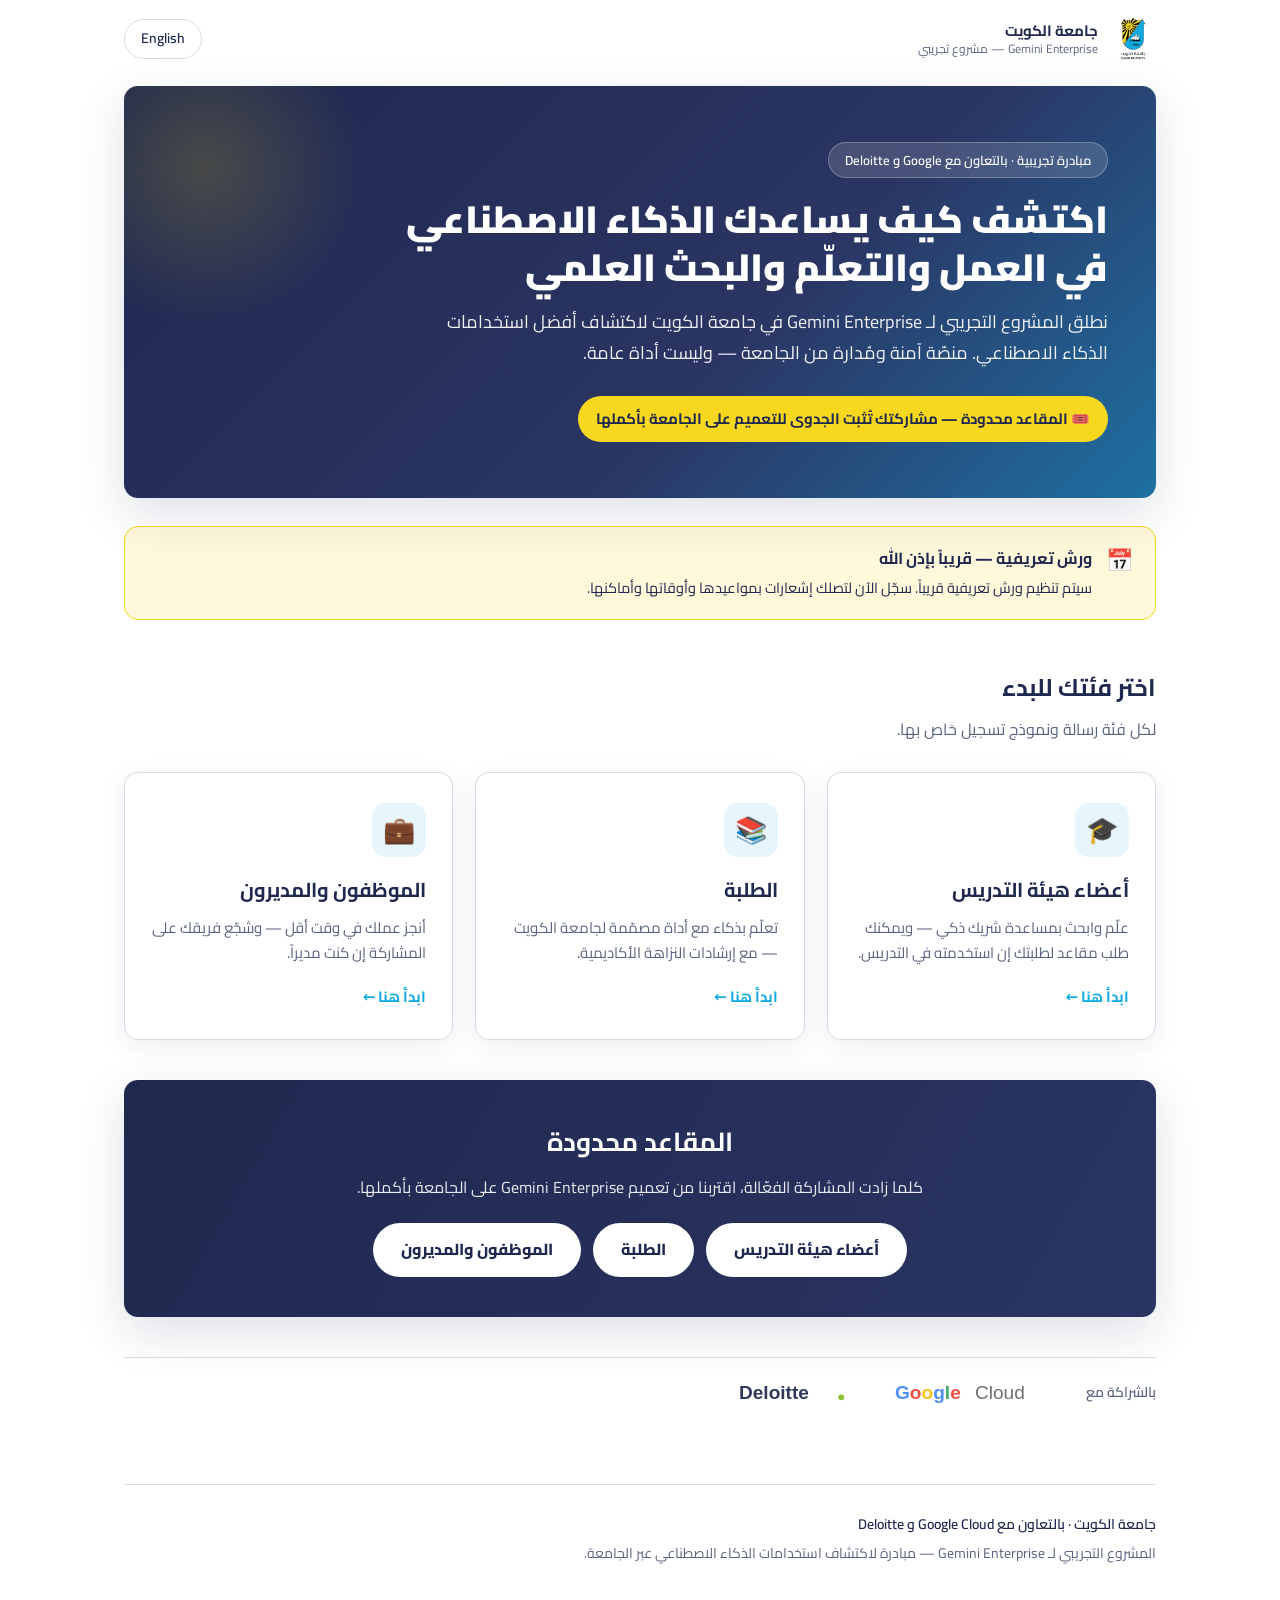
<file: index.html>
<!DOCTYPE html>
<html lang="ar" dir="rtl">
  <head>
    <meta charset="utf-8" />
    <meta name="viewport" content="width=device-width, initial-scale=1" />
    <title>المشروع التجريبي لـ Gemini Enterprise — جامعة الكويت</title>
    <meta
      name="description"
      content="انضم إلى المشروع التجريبي لـ Gemini Enterprise في جامعة الكويت. اكتشف كيف يساعدك الذكاء الاصطناعي في العمل والتعلّم والبحث العلمي. المقاعد محدودة."
    />
    <link rel="icon" href="assets/ku-logo.png" />
    <link rel="stylesheet" href="assets/style.css" />
    <script src="assets/forms.js" defer></script>
  </head>
  <body>
    <div class="wrap">
      <div class="topbar">
        <div class="brand">
          <img src="assets/ku-logo.png" alt="شعار جامعة الكويت" />
          <div class="brand-text">
            جامعة الكويت
            <small>Gemini Enterprise — مشروع تجريبي</small>
          </div>
        </div>
        <a class="lang-toggle" href="en/index.html">English</a>
      </div>

      <section class="hero">
        <span class="pill">مبادرة تجريبية · بالتعاون مع Google و Deloitte</span>
        <h1>اكتشف كيف يساعدك الذكاء الاصطناعي في العمل والتعلّم والبحث العلمي</h1>
        <p>
          نطلق المشروع التجريبي لـ Gemini Enterprise في جامعة الكويت لاكتشاف أفضل
          استخدامات الذكاء الاصطناعي. منصّة آمنة ومُدارة من الجامعة — وليست أداة
          عامة.
        </p>
        <div class="seats">🎟️ المقاعد محدودة — مشاركتك تُثبت الجدوى للتعميم على الجامعة بأكملها</div>
      </section>

      <div class="workshop-note">
        <div class="wn-icon">📅</div>
        <div>
          <h4>ورش تعريفية — قريباً بإذن الله</h4>
          <p>سيتم تنظيم ورش تعريفية قريباً. سجّل الآن لتصلك إشعارات بمواعيدها وأوقاتها وأماكنها.</p>
        </div>
      </div>

      <h2 class="section-title">اختر فئتك للبدء</h2>
      <p class="section-sub">لكل فئة رسالة ونموذج تسجيل خاص بها.</p>

      <div class="cards">
        <a class="card" href="faculty.html">
          <div class="icon">🎓</div>
          <h3>أعضاء هيئة التدريس</h3>
          <p>علّم وابحث بمساعدة شريك ذكي — ويمكنك طلب مقاعد لطلبتك إن استخدمته في التدريس.</p>
          <span class="go">ابدأ هنا ←</span>
        </a>
        <a class="card" href="students.html">
          <div class="icon">📚</div>
          <h3>الطلبة</h3>
          <p>تعلّم بذكاء مع أداة مصمّمة لجامعة الكويت — مع إرشادات النزاهة الأكاديمية.</p>
          <span class="go">ابدأ هنا ←</span>
        </a>
        <a class="card" href="employees.html">
          <div class="icon">💼</div>
          <h3>الموظفون والمديرون</h3>
          <p>أنجز عملك في وقت أقل — وشجّع فريقك على المشاركة إن كنت مديراً.</p>
          <span class="go">ابدأ هنا ←</span>
        </a>
      </div>

      <div class="cta-band">
        <h2>المقاعد محدودة</h2>
        <p>كلما زادت المشاركة الفعّالة، اقتربنا من تعميم Gemini Enterprise على الجامعة بأكملها.</p>
        <div class="cta-links">
          <a class="btn secondary" href="faculty.html">أعضاء هيئة التدريس</a>
          <a class="btn secondary" href="students.html">الطلبة</a>
          <a class="btn secondary" href="employees.html">الموظفون والمديرون</a>
        </div>
      </div>

      <footer>
        <div class="partners">جامعة الكويت · بالتعاون مع Google Cloud و Deloitte</div>
        المشروع التجريبي لـ Gemini Enterprise — مبادرة لاكتشاف استخدامات الذكاء الاصطناعي عبر الجامعة.
      </footer>
    </div>
  </body>
</html>
</file>
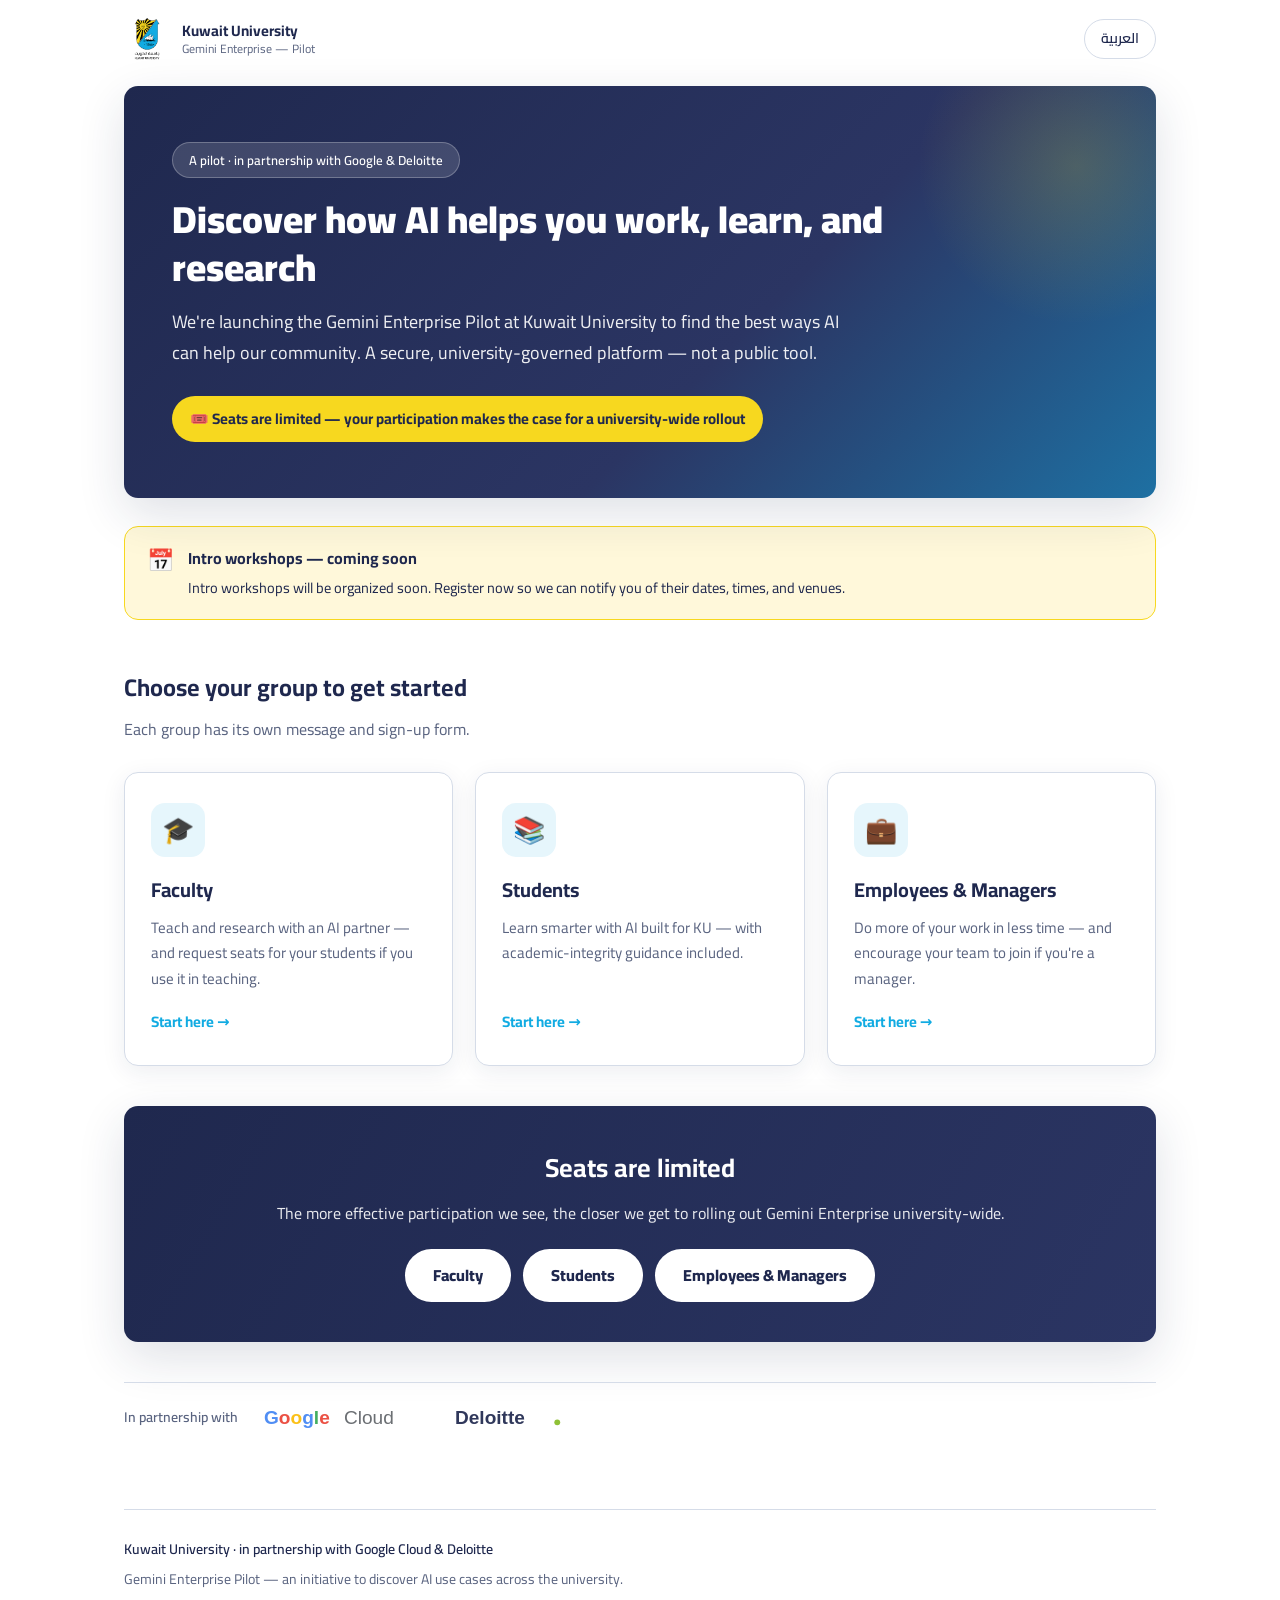
<file: en/index.html>
<!DOCTYPE html>
<html lang="en" dir="ltr">
  <head>
    <meta charset="utf-8" />
    <meta name="viewport" content="width=device-width, initial-scale=1" />
    <title>Gemini Enterprise Pilot — Kuwait University</title>
    <meta
      name="description"
      content="Join the Gemini Enterprise Pilot at Kuwait University. Discover how AI helps you work, learn, and research. Seats are limited."
    />
    <link rel="icon" href="../assets/ku-logo.png" />
    <link rel="stylesheet" href="../assets/style.css" />
    <script src="../assets/forms.js" defer></script>
  </head>
  <body>
    <div class="wrap">
      <div class="topbar">
        <div class="brand">
          <img src="../assets/ku-logo.png" alt="Kuwait University logo" />
          <div class="brand-text">
            Kuwait University
            <small>Gemini Enterprise — Pilot</small>
          </div>
        </div>
        <a class="lang-toggle" href="../index.html">العربية</a>
      </div>

      <section class="hero">
        <span class="pill">A pilot · in partnership with Google &amp; Deloitte</span>
        <h1>Discover how AI helps you work, learn, and research</h1>
        <p>
          We're launching the Gemini Enterprise Pilot at Kuwait University to find
          the best ways AI can help our community. A secure, university-governed
          platform — not a public tool.
        </p>
        <div class="seats">🎟️ Seats are limited — your participation makes the case for a university-wide rollout</div>
      </section>

      <div class="workshop-note">
        <div class="wn-icon">📅</div>
        <div>
          <h4>Intro workshops — coming soon</h4>
          <p>Intro workshops will be organized soon. Register now so we can notify you of their dates, times, and venues.</p>
        </div>
      </div>

      <h2 class="section-title">Choose your group to get started</h2>
      <p class="section-sub">Each group has its own message and sign-up form.</p>

      <div class="cards">
        <a class="card" href="faculty.html">
          <div class="icon">🎓</div>
          <h3>Faculty</h3>
          <p>Teach and research with an AI partner — and request seats for your students if you use it in teaching.</p>
          <span class="go">Start here →</span>
        </a>
        <a class="card" href="students.html">
          <div class="icon">📚</div>
          <h3>Students</h3>
          <p>Learn smarter with AI built for KU — with academic-integrity guidance included.</p>
          <span class="go">Start here →</span>
        </a>
        <a class="card" href="employees.html">
          <div class="icon">💼</div>
          <h3>Employees &amp; Managers</h3>
          <p>Do more of your work in less time — and encourage your team to join if you're a manager.</p>
          <span class="go">Start here →</span>
        </a>
      </div>

      <div class="cta-band">
        <h2>Seats are limited</h2>
        <p>The more effective participation we see, the closer we get to rolling out Gemini Enterprise university-wide.</p>
        <div class="cta-links">
          <a class="btn secondary" href="faculty.html">Faculty</a>
          <a class="btn secondary" href="students.html">Students</a>
          <a class="btn secondary" href="employees.html">Employees &amp; Managers</a>
        </div>
      </div>

      <footer>
        <div class="partners">Kuwait University · in partnership with Google Cloud &amp; Deloitte</div>
        Gemini Enterprise Pilot — an initiative to discover AI use cases across the university.
      </footer>
    </div>
  </body>
</html>
</file>
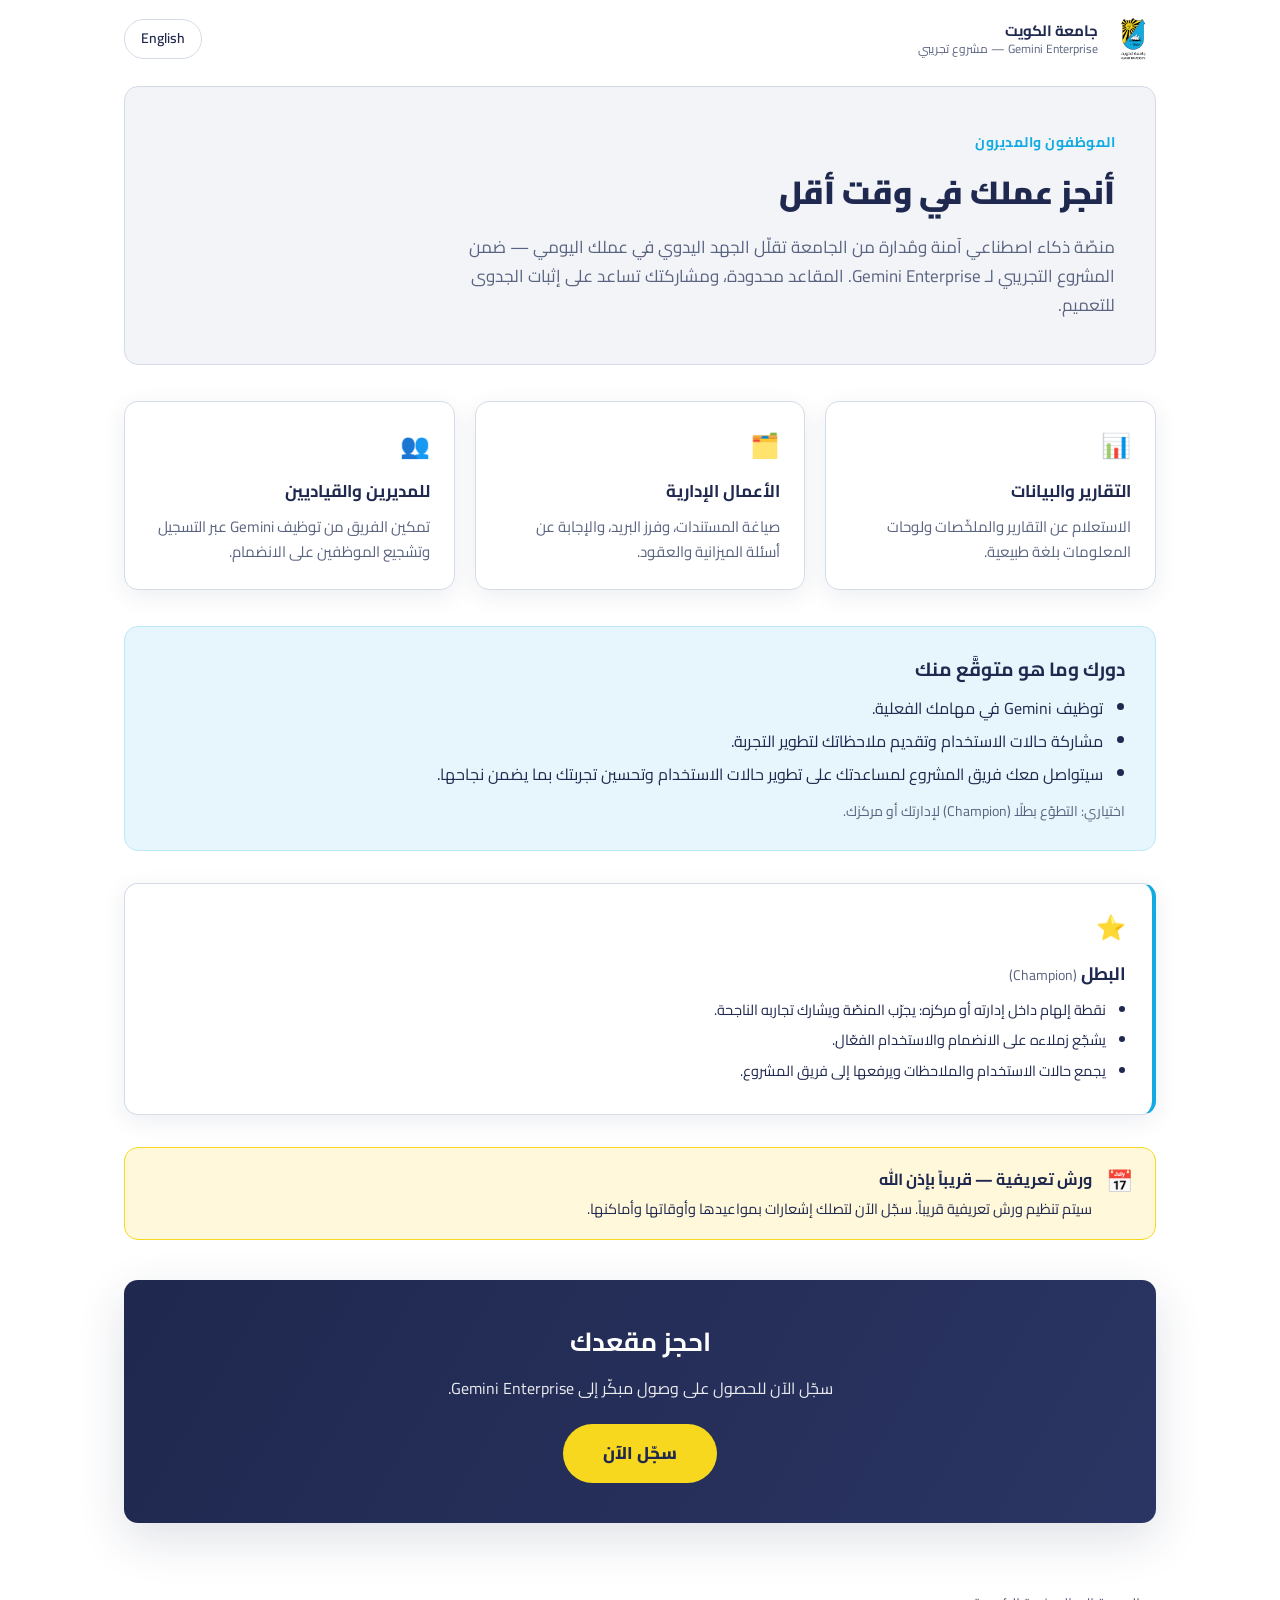
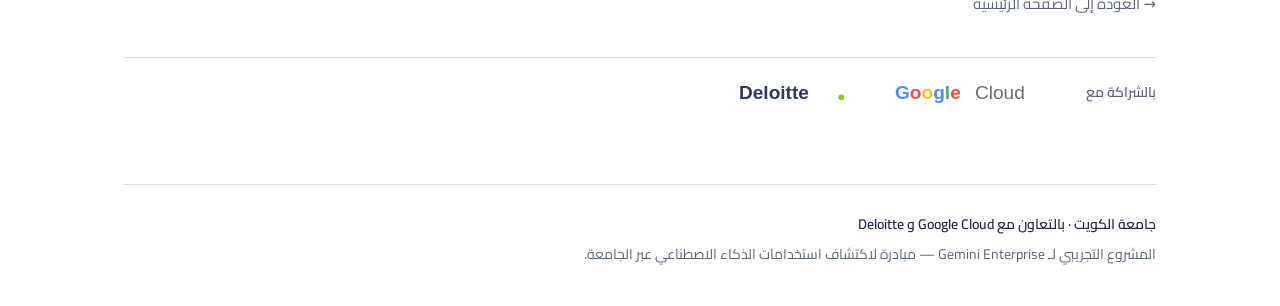
<file: employees.html>
<!DOCTYPE html>
<html lang="ar" dir="rtl">
  <head>
    <meta charset="utf-8" />
    <meta name="viewport" content="width=device-width, initial-scale=1" />
    <title>الموظفون والمديرون — Gemini Enterprise · جامعة الكويت</title>
    <meta name="description" content="أنجز عملك في وقت أقل مع Gemini Enterprise. انضم إلى المشروع التجريبي في جامعة الكويت." />
    <link rel="icon" href="assets/ku-logo.png" />
    <link rel="stylesheet" href="assets/style.css" />
    <script src="assets/forms.js" defer></script>
  </head>
  <body>
    <div class="wrap">
      <div class="topbar">
        <div class="brand">
          <img src="assets/ku-logo.png" alt="شعار جامعة الكويت" />
          <div class="brand-text">
            جامعة الكويت
            <small>Gemini Enterprise — مشروع تجريبي</small>
          </div>
        </div>
        <a class="lang-toggle" href="en/employees.html">English</a>
      </div>

      <section class="persona-hero">
        <div class="eyebrow">الموظفون والمديرون</div>
        <h1>أنجز عملك في وقت أقل</h1>
        <p>
          منصّة ذكاء اصطناعي آمنة ومُدارة من الجامعة تقلّل الجهد اليدوي في عملك
          اليومي — ضمن المشروع التجريبي لـ Gemini Enterprise. المقاعد محدودة،
          ومشاركتك تساعد على إثبات الجدوى للتعميم.
        </p>
      </section>

      <div class="benefits">
        <div class="benefit">
          <div class="b-icon">📊</div>
          <h4>التقارير والبيانات</h4>
          <p>الاستعلام عن التقارير والملخّصات ولوحات المعلومات بلغة طبيعية.</p>
        </div>
        <div class="benefit">
          <div class="b-icon">🗂️</div>
          <h4>الأعمال الإدارية</h4>
          <p>صياغة المستندات، وفرز البريد، والإجابة عن أسئلة الميزانية والعقود.</p>
        </div>
        <div class="benefit">
          <div class="b-icon">👥</div>
          <h4>للمديرين والقياديين</h4>
          <p>تمكين الفريق من توظيف Gemini عبر التسجيل وتشجيع الموظفين على الانضمام.</p>
        </div>
      </div>

      <div class="role-box">
        <h3>دورك وما هو متوقَّع منك</h3>
        <ul>
          <li>توظيف Gemini في مهامك الفعلية.</li>
          <li>مشاركة حالات الاستخدام وتقديم ملاحظاتك لتطوير التجربة.</li>
          <li>سيتواصل معك فريق المشروع لمساعدتك على تطوير حالات الاستخدام وتحسين تجربتك بما يضمن نجاحها.</li>
        </ul>
        <div class="opt">اختياري: التطوّع بطلًا (Champion) لإدارتك أو مركزك.</div>
      </div>

      <div class="roles single">
        <div class="role-card">
          <div class="rc-icon">⭐</div>
          <h4>البطل <span class="rc-tag">(Champion)</span></h4>
          <ul>
            <li>نقطة إلهام داخل إدارته أو مركزه: يجرّب المنصّة ويشارك تجاربه الناجحة.</li>
            <li>يشجّع زملاءه على الانضمام والاستخدام الفعّال.</li>
            <li>يجمع حالات الاستخدام والملاحظات ويرفعها إلى فريق المشروع.</li>
          </ul>
        </div>
      </div>

      <div class="workshop-note">
        <div class="wn-icon">📅</div>
        <div>
          <h4>ورش تعريفية — قريباً بإذن الله</h4>
          <p>سيتم تنظيم ورش تعريفية قريباً. سجّل الآن لتصلك إشعارات بمواعيدها وأوقاتها وأماكنها.</p>
        </div>
      </div>

      <div class="cta-band">
        <h2>احجز مقعدك</h2>
        <p>سجّل الآن للحصول على وصول مبكّر إلى Gemini Enterprise.</p>
        <a class="btn" data-form="employees">سجّل الآن</a>
      </div>

      <a class="backlink" href="index.html">→ العودة إلى الصفحة الرئيسية</a>

      <footer>
        <div class="partners">جامعة الكويت · بالتعاون مع Google Cloud و Deloitte</div>
        المشروع التجريبي لـ Gemini Enterprise — مبادرة لاكتشاف استخدامات الذكاء الاصطناعي عبر الجامعة.
      </footer>
    </div>
  </body>
</html>
</file>
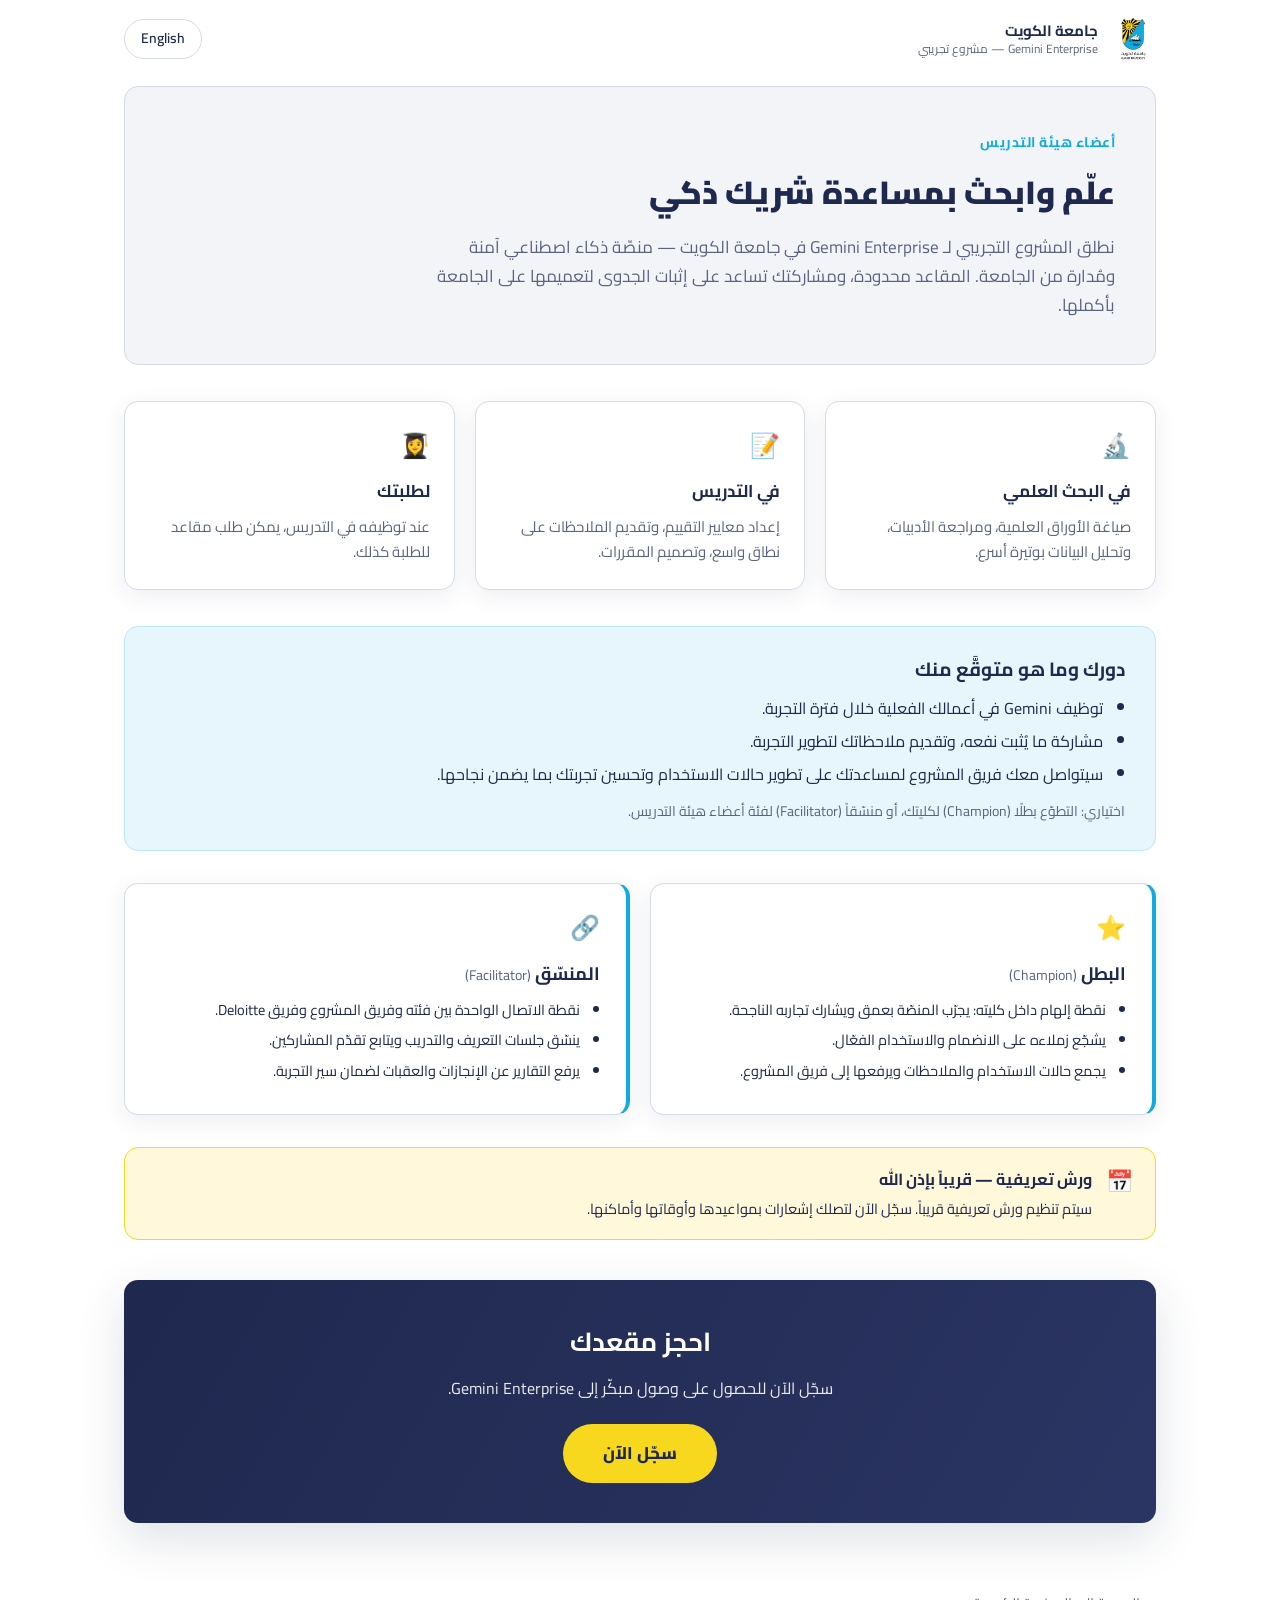
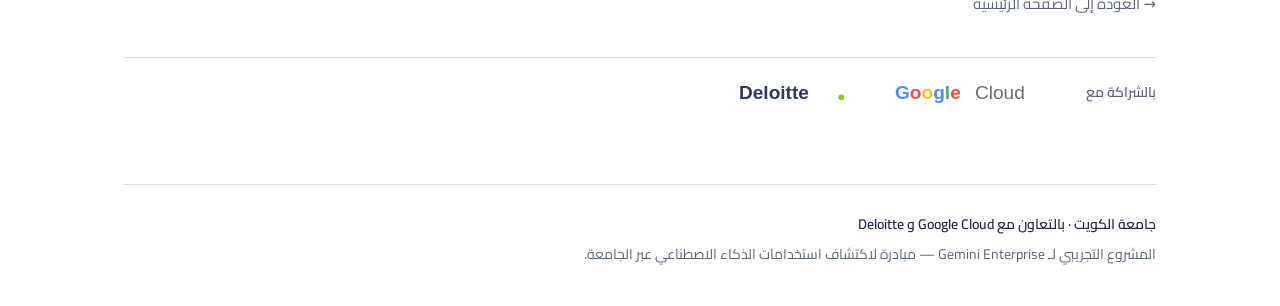
<file: faculty.html>
<!DOCTYPE html>
<html lang="ar" dir="rtl">
  <head>
    <meta charset="utf-8" />
    <meta name="viewport" content="width=device-width, initial-scale=1" />
    <title>أعضاء هيئة التدريس — Gemini Enterprise · جامعة الكويت</title>
    <meta name="description" content="علّم وابحث بمساعدة شريك ذكي. انضم إلى المشروع التجريبي لـ Gemini Enterprise في جامعة الكويت." />
    <link rel="icon" href="assets/ku-logo.png" />
    <link rel="stylesheet" href="assets/style.css" />
    <script src="assets/forms.js" defer></script>
  </head>
  <body>
    <div class="wrap">
      <div class="topbar">
        <div class="brand">
          <img src="assets/ku-logo.png" alt="شعار جامعة الكويت" />
          <div class="brand-text">
            جامعة الكويت
            <small>Gemini Enterprise — مشروع تجريبي</small>
          </div>
        </div>
        <a class="lang-toggle" href="en/faculty.html">English</a>
      </div>

      <section class="persona-hero">
        <div class="eyebrow">أعضاء هيئة التدريس</div>
        <h1>علّم وابحث بمساعدة شريك ذكي</h1>
        <p>
          نطلق المشروع التجريبي لـ Gemini Enterprise في جامعة الكويت — منصّة ذكاء
          اصطناعي آمنة ومُدارة من الجامعة. المقاعد محدودة، ومشاركتك تساعد على إثبات
          الجدوى لتعميمها على الجامعة بأكملها.
        </p>
      </section>

      <div class="benefits">
        <div class="benefit">
          <div class="b-icon">🔬</div>
          <h4>في البحث العلمي</h4>
          <p>صياغة الأوراق العلمية، ومراجعة الأدبيات، وتحليل البيانات بوتيرة أسرع.</p>
        </div>
        <div class="benefit">
          <div class="b-icon">📝</div>
          <h4>في التدريس</h4>
          <p>إعداد معايير التقييم، وتقديم الملاحظات على نطاق واسع، وتصميم المقررات.</p>
        </div>
        <div class="benefit">
          <div class="b-icon">👩‍🎓</div>
          <h4>لطلبتك</h4>
          <p>عند توظيفه في التدريس، يمكن طلب مقاعد للطلبة كذلك.</p>
        </div>
      </div>

      <div class="role-box">
        <h3>دورك وما هو متوقَّع منك</h3>
        <ul>
          <li>توظيف Gemini في أعمالك الفعلية خلال فترة التجربة.</li>
          <li>مشاركة ما يُثبت نفعه، وتقديم ملاحظاتك لتطوير التجربة.</li>
          <li>سيتواصل معك فريق المشروع لمساعدتك على تطوير حالات الاستخدام وتحسين تجربتك بما يضمن نجاحها.</li>
        </ul>
        <div class="opt">
          اختياري: التطوّع بطلًا (Champion) لكليتك، أو منسّقاً (Facilitator) لفئة أعضاء هيئة التدريس.
        </div>
      </div>

      <div class="roles">
        <div class="role-card">
          <div class="rc-icon">⭐</div>
          <h4>البطل <span class="rc-tag">(Champion)</span></h4>
          <ul>
            <li>نقطة إلهام داخل كليته: يجرّب المنصّة بعمق ويشارك تجاربه الناجحة.</li>
            <li>يشجّع زملاءه على الانضمام والاستخدام الفعّال.</li>
            <li>يجمع حالات الاستخدام والملاحظات ويرفعها إلى فريق المشروع.</li>
          </ul>
        </div>
        <div class="role-card">
          <div class="rc-icon">🔗</div>
          <h4>المنسّق <span class="rc-tag">(Facilitator)</span></h4>
          <ul>
            <li>نقطة الاتصال الواحدة بين فئته وفريق المشروع وفريق Deloitte.</li>
            <li>ينسّق جلسات التعريف والتدريب ويتابع تقدّم المشاركين.</li>
            <li>يرفع التقارير عن الإنجازات والعقبات لضمان سير التجربة.</li>
          </ul>
        </div>
      </div>

      <div class="workshop-note">
        <div class="wn-icon">📅</div>
        <div>
          <h4>ورش تعريفية — قريباً بإذن الله</h4>
          <p>سيتم تنظيم ورش تعريفية قريباً. سجّل الآن لتصلك إشعارات بمواعيدها وأوقاتها وأماكنها.</p>
        </div>
      </div>

      <div class="cta-band">
        <h2>احجز مقعدك</h2>
        <p>سجّل الآن للحصول على وصول مبكّر إلى Gemini Enterprise.</p>
        <a class="btn" data-form="faculty">سجّل الآن</a>
      </div>

      <a class="backlink" href="index.html">→ العودة إلى الصفحة الرئيسية</a>

      <footer>
        <div class="partners">جامعة الكويت · بالتعاون مع Google Cloud و Deloitte</div>
        المشروع التجريبي لـ Gemini Enterprise — مبادرة لاكتشاف استخدامات الذكاء الاصطناعي عبر الجامعة.
      </footer>
    </div>
  </body>
</html>
</file>
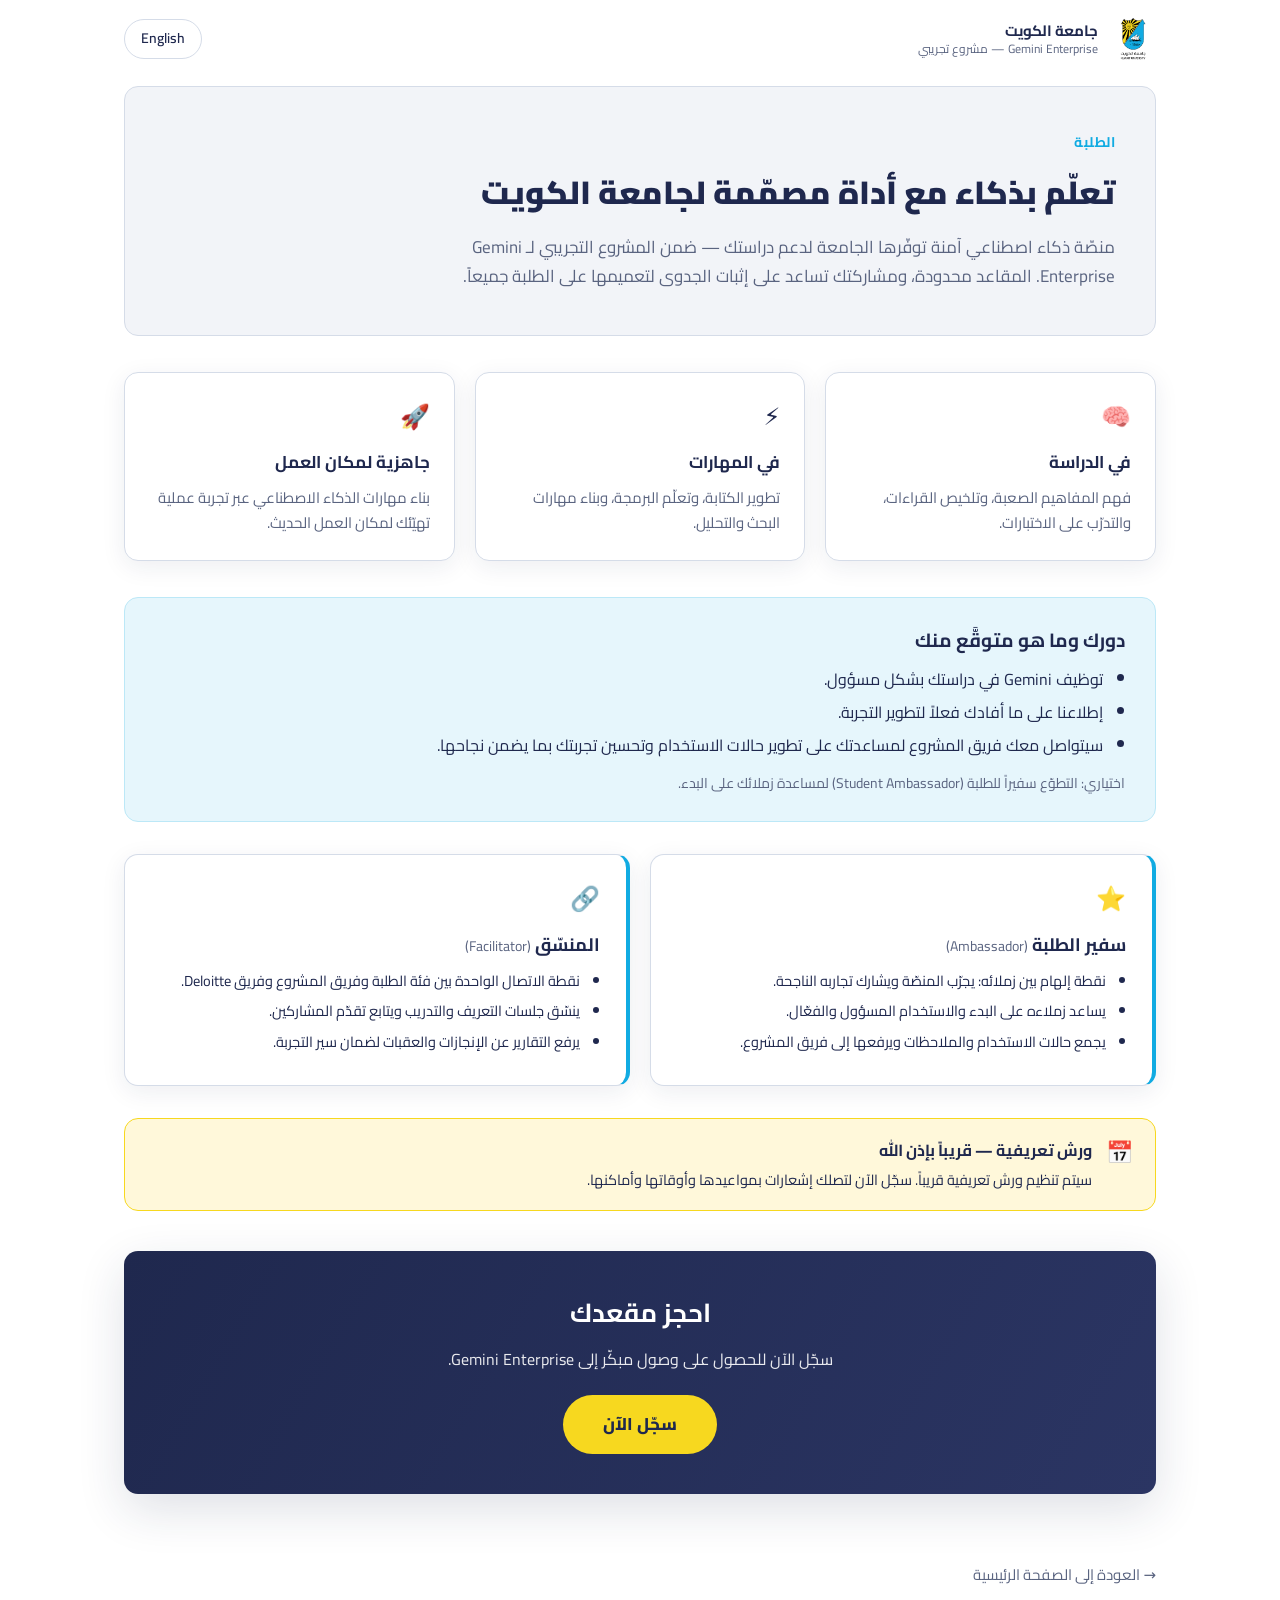
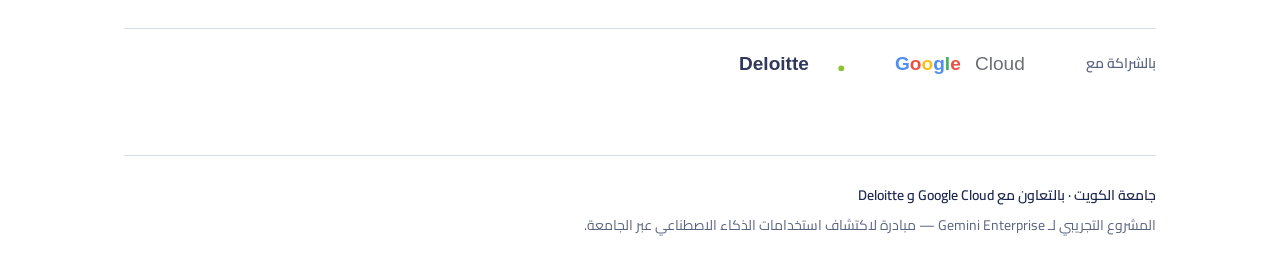
<file: students.html>
<!DOCTYPE html>
<html lang="ar" dir="rtl">
  <head>
    <meta charset="utf-8" />
    <meta name="viewport" content="width=device-width, initial-scale=1" />
    <title>الطلبة — Gemini Enterprise · جامعة الكويت</title>
    <meta name="description" content="تعلّم بذكاء مع أداة مصمّمة لجامعة الكويت. انضم إلى المشروع التجريبي لـ Gemini Enterprise." />
    <link rel="icon" href="assets/ku-logo.png" />
    <link rel="stylesheet" href="assets/style.css" />
    <script src="assets/forms.js" defer></script>
  </head>
  <body>
    <div class="wrap">
      <div class="topbar">
        <div class="brand">
          <img src="assets/ku-logo.png" alt="شعار جامعة الكويت" />
          <div class="brand-text">
            جامعة الكويت
            <small>Gemini Enterprise — مشروع تجريبي</small>
          </div>
        </div>
        <a class="lang-toggle" href="en/students.html">English</a>
      </div>

      <section class="persona-hero">
        <div class="eyebrow">الطلبة</div>
        <h1>تعلّم بذكاء مع أداة مصمّمة لجامعة الكويت</h1>
        <p>
          منصّة ذكاء اصطناعي آمنة توفّرها الجامعة لدعم دراستك — ضمن المشروع التجريبي
          لـ Gemini Enterprise. المقاعد محدودة، ومشاركتك تساعد على إثبات الجدوى
          لتعميمها على الطلبة جميعاً.
        </p>
      </section>

      <div class="benefits">
        <div class="benefit">
          <div class="b-icon">🧠</div>
          <h4>في الدراسة</h4>
          <p>فهم المفاهيم الصعبة، وتلخيص القراءات، والتدرّب على الاختبارات.</p>
        </div>
        <div class="benefit">
          <div class="b-icon">⚡</div>
          <h4>في المهارات</h4>
          <p>تطوير الكتابة، وتعلّم البرمجة، وبناء مهارات البحث والتحليل.</p>
        </div>
        <div class="benefit">
          <div class="b-icon">🚀</div>
          <h4>جاهزية لمكان العمل</h4>
          <p>بناء مهارات الذكاء الاصطناعي عبر تجربة عملية تهيّئك لمكان العمل الحديث.</p>
        </div>
      </div>

      <div class="role-box">
        <h3>دورك وما هو متوقَّع منك</h3>
        <ul>
          <li>توظيف Gemini في دراستك بشكل مسؤول.</li>
          <li>إطلاعنا على ما أفادك فعلاً لتطوير التجربة.</li>
          <li>سيتواصل معك فريق المشروع لمساعدتك على تطوير حالات الاستخدام وتحسين تجربتك بما يضمن نجاحها.</li>
        </ul>
        <div class="opt">اختياري: التطوّع سفيراً للطلبة (Student Ambassador) لمساعدة زملائك على البدء.</div>
      </div>

      <div class="roles">
        <div class="role-card">
          <div class="rc-icon">⭐</div>
          <h4>سفير الطلبة <span class="rc-tag">(Ambassador)</span></h4>
          <ul>
            <li>نقطة إلهام بين زملائه: يجرّب المنصّة ويشارك تجاربه الناجحة.</li>
            <li>يساعد زملاءه على البدء والاستخدام المسؤول والفعّال.</li>
            <li>يجمع حالات الاستخدام والملاحظات ويرفعها إلى فريق المشروع.</li>
          </ul>
        </div>
        <div class="role-card">
          <div class="rc-icon">🔗</div>
          <h4>المنسّق <span class="rc-tag">(Facilitator)</span></h4>
          <ul>
            <li>نقطة الاتصال الواحدة بين فئة الطلبة وفريق المشروع وفريق Deloitte.</li>
            <li>ينسّق جلسات التعريف والتدريب ويتابع تقدّم المشاركين.</li>
            <li>يرفع التقارير عن الإنجازات والعقبات لضمان سير التجربة.</li>
          </ul>
        </div>
      </div>

      <div class="workshop-note">
        <div class="wn-icon">📅</div>
        <div>
          <h4>ورش تعريفية — قريباً بإذن الله</h4>
          <p>سيتم تنظيم ورش تعريفية قريباً. سجّل الآن لتصلك إشعارات بمواعيدها وأوقاتها وأماكنها.</p>
        </div>
      </div>

      <div class="cta-band">
        <h2>احجز مقعدك</h2>
        <p>سجّل الآن للحصول على وصول مبكّر إلى Gemini Enterprise.</p>
        <a class="btn" data-form="students">سجّل الآن</a>
      </div>

      <a class="backlink" href="index.html">→ العودة إلى الصفحة الرئيسية</a>

      <footer>
        <div class="partners">جامعة الكويت · بالتعاون مع Google Cloud و Deloitte</div>
        المشروع التجريبي لـ Gemini Enterprise — مبادرة لاكتشاف استخدامات الذكاء الاصطناعي عبر الجامعة.
      </footer>
    </div>
  </body>
</html>
</file>
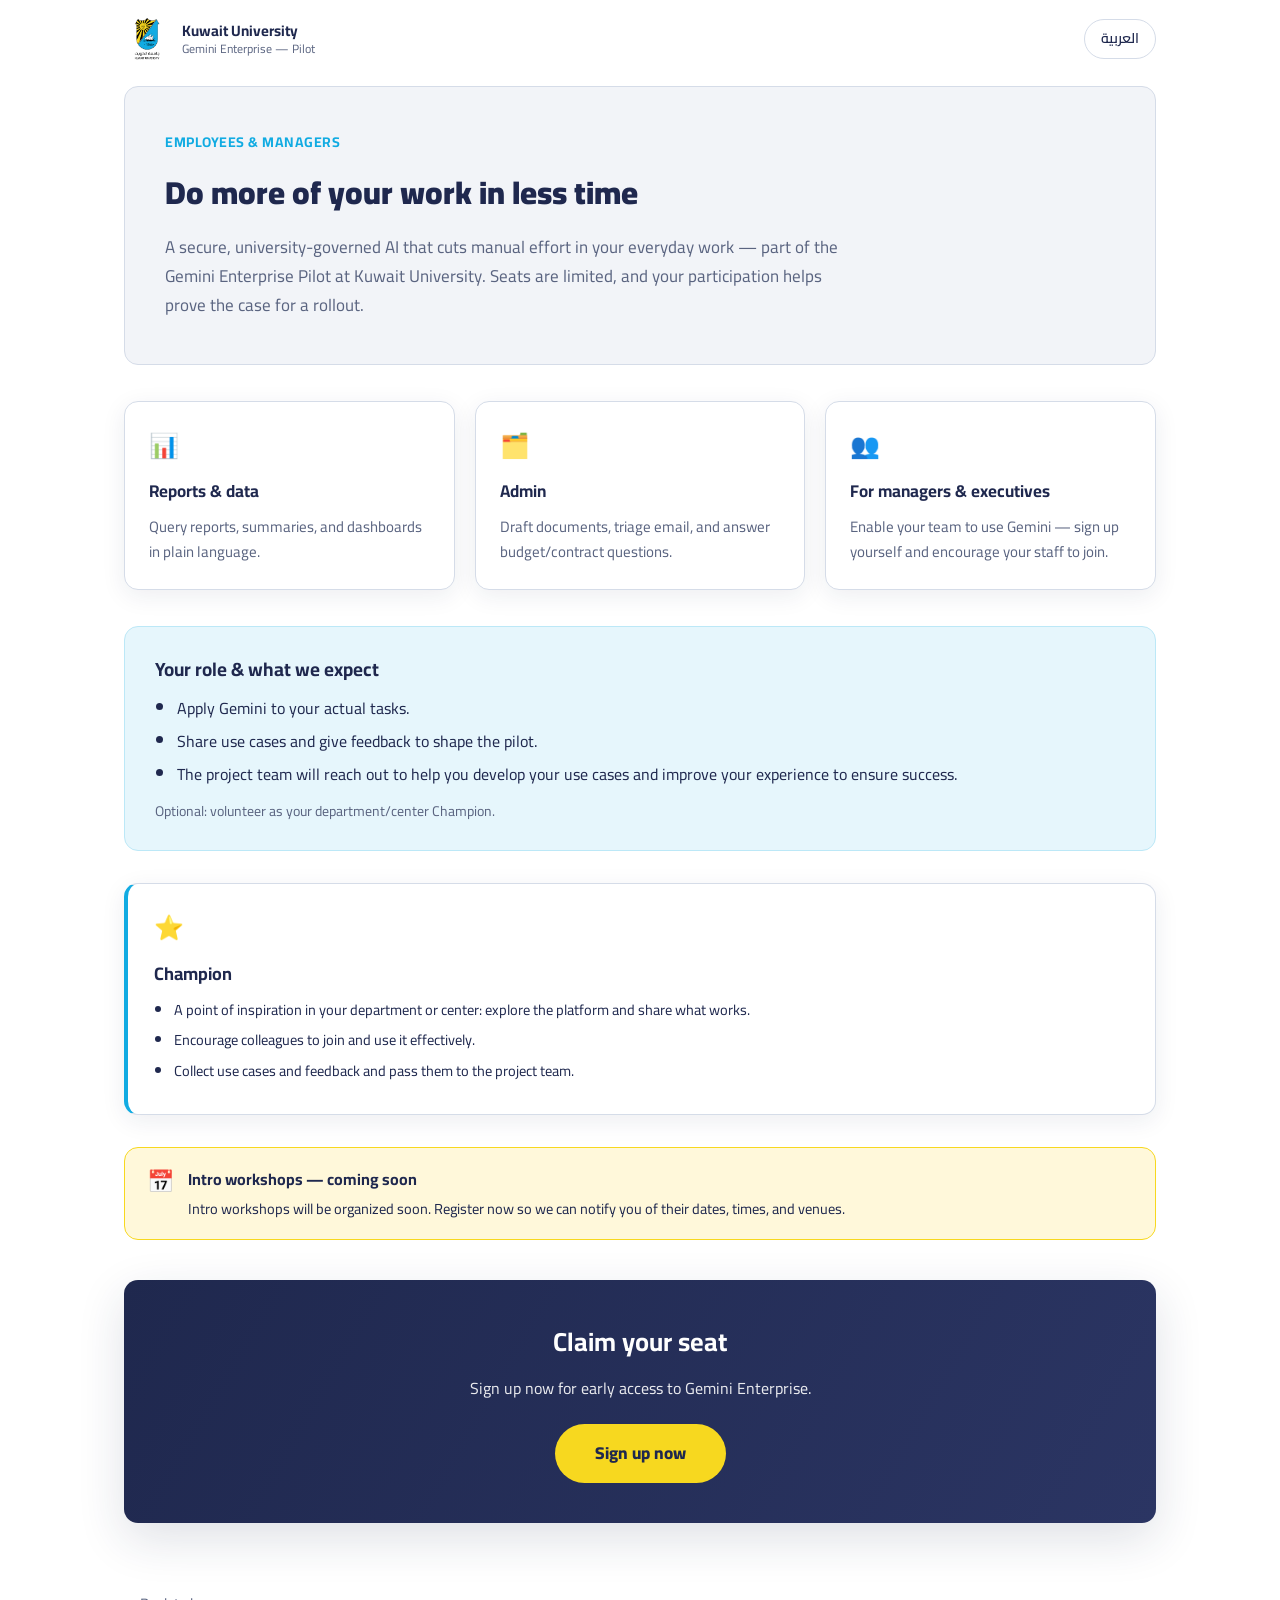
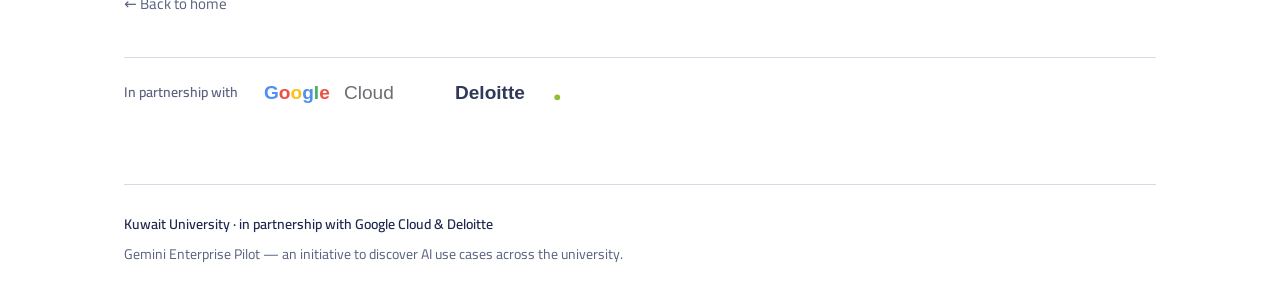
<file: en/employees.html>
<!DOCTYPE html>
<html lang="en" dir="ltr">
  <head>
    <meta charset="utf-8" />
    <meta name="viewport" content="width=device-width, initial-scale=1" />
    <title>Employees &amp; Managers — Gemini Enterprise · Kuwait University</title>
    <meta name="description" content="Do more of your work in less time with Gemini Enterprise. Join the pilot at Kuwait University." />
    <link rel="icon" href="../assets/ku-logo.png" />
    <link rel="stylesheet" href="../assets/style.css" />
    <script src="../assets/forms.js" defer></script>
  </head>
  <body>
    <div class="wrap">
      <div class="topbar">
        <div class="brand">
          <img src="../assets/ku-logo.png" alt="Kuwait University logo" />
          <div class="brand-text">
            Kuwait University
            <small>Gemini Enterprise — Pilot</small>
          </div>
        </div>
        <a class="lang-toggle" href="../employees.html">العربية</a>
      </div>

      <section class="persona-hero">
        <div class="eyebrow">EMPLOYEES &amp; MANAGERS</div>
        <h1>Do more of your work in less time</h1>
        <p>
          A secure, university-governed AI that cuts manual effort in your everyday
          work — part of the Gemini Enterprise Pilot at Kuwait University. Seats are
          limited, and your participation helps prove the case for a rollout.
        </p>
      </section>

      <div class="benefits">
        <div class="benefit">
          <div class="b-icon">📊</div>
          <h4>Reports &amp; data</h4>
          <p>Query reports, summaries, and dashboards in plain language.</p>
        </div>
        <div class="benefit">
          <div class="b-icon">🗂️</div>
          <h4>Admin</h4>
          <p>Draft documents, triage email, and answer budget/contract questions.</p>
        </div>
        <div class="benefit">
          <div class="b-icon">👥</div>
          <h4>For managers &amp; executives</h4>
          <p>Enable your team to use Gemini — sign up yourself and encourage your staff to join.</p>
        </div>
      </div>

      <div class="role-box">
        <h3>Your role &amp; what we expect</h3>
        <ul>
          <li>Apply Gemini to your actual tasks.</li>
          <li>Share use cases and give feedback to shape the pilot.</li>
          <li>The project team will reach out to help you develop your use cases and improve your experience to ensure success.</li>
        </ul>
        <div class="opt">Optional: volunteer as your department/center Champion.</div>
      </div>

      <div class="roles single">
        <div class="role-card">
          <div class="rc-icon">⭐</div>
          <h4>Champion</h4>
          <ul>
            <li>A point of inspiration in your department or center: explore the platform and share what works.</li>
            <li>Encourage colleagues to join and use it effectively.</li>
            <li>Collect use cases and feedback and pass them to the project team.</li>
          </ul>
        </div>
      </div>

      <div class="workshop-note">
        <div class="wn-icon">📅</div>
        <div>
          <h4>Intro workshops — coming soon</h4>
          <p>Intro workshops will be organized soon. Register now so we can notify you of their dates, times, and venues.</p>
        </div>
      </div>

      <div class="cta-band">
        <h2>Claim your seat</h2>
        <p>Sign up now for early access to Gemini Enterprise.</p>
        <a class="btn" data-form="employees">Sign up now</a>
      </div>

      <a class="backlink" href="index.html">← Back to home</a>

      <footer>
        <div class="partners">Kuwait University · in partnership with Google Cloud &amp; Deloitte</div>
        Gemini Enterprise Pilot — an initiative to discover AI use cases across the university.
      </footer>
    </div>
  </body>
</html>
</file>
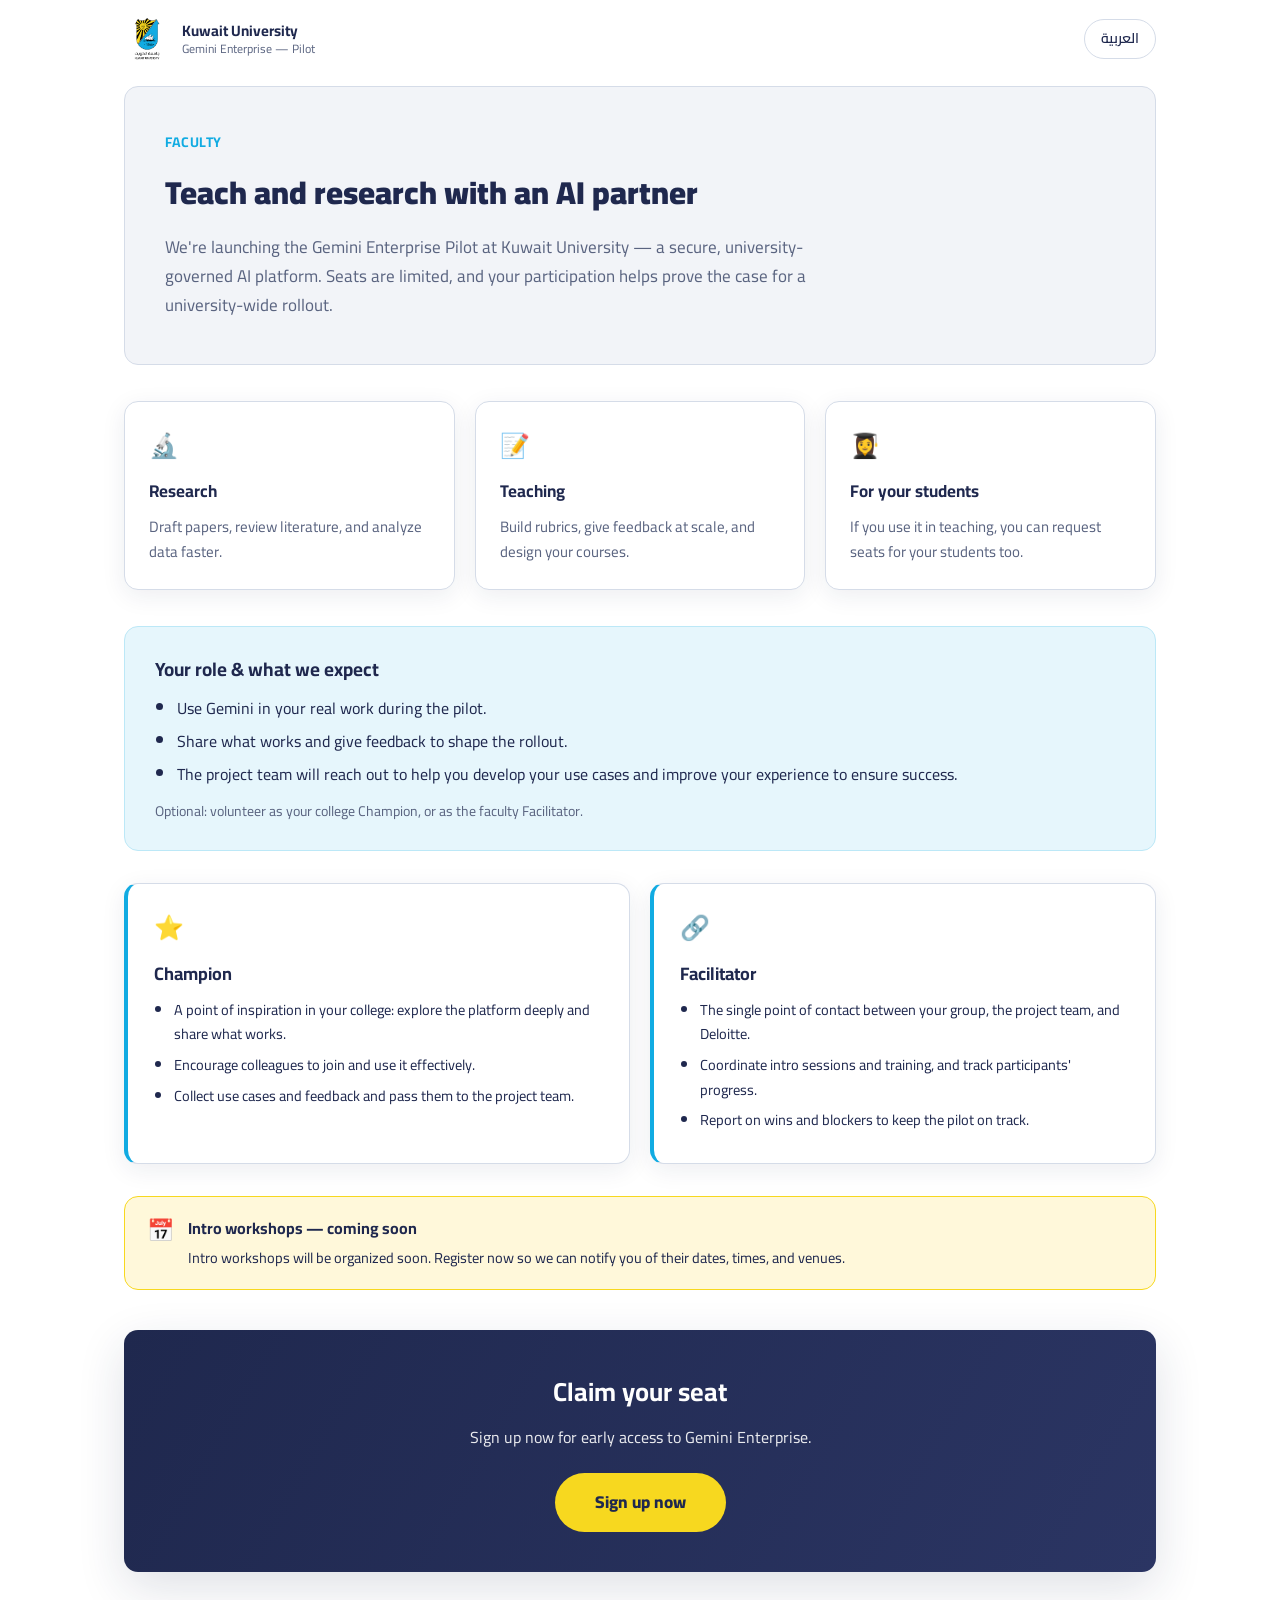
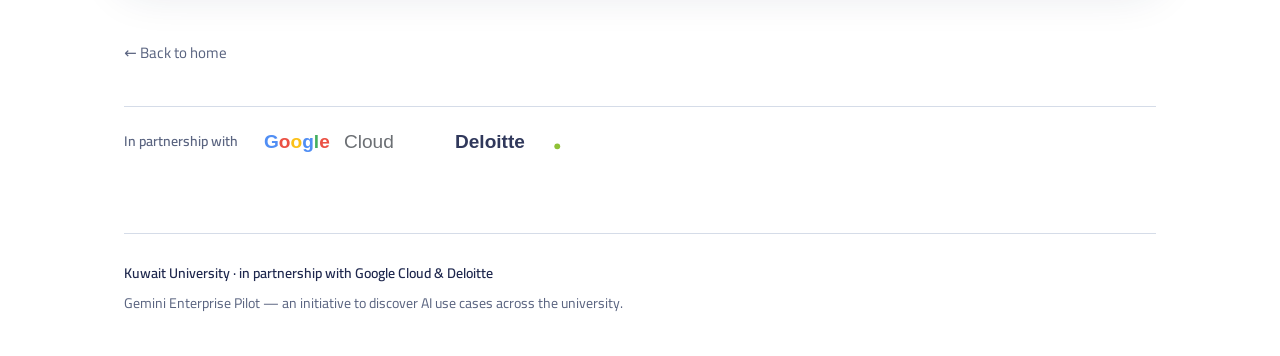
<file: en/faculty.html>
<!DOCTYPE html>
<html lang="en" dir="ltr">
  <head>
    <meta charset="utf-8" />
    <meta name="viewport" content="width=device-width, initial-scale=1" />
    <title>Faculty — Gemini Enterprise · Kuwait University</title>
    <meta name="description" content="Teach and research with an AI partner. Join the Gemini Enterprise Pilot at Kuwait University." />
    <link rel="icon" href="../assets/ku-logo.png" />
    <link rel="stylesheet" href="../assets/style.css" />
    <script src="../assets/forms.js" defer></script>
  </head>
  <body>
    <div class="wrap">
      <div class="topbar">
        <div class="brand">
          <img src="../assets/ku-logo.png" alt="Kuwait University logo" />
          <div class="brand-text">
            Kuwait University
            <small>Gemini Enterprise — Pilot</small>
          </div>
        </div>
        <a class="lang-toggle" href="../faculty.html">العربية</a>
      </div>

      <section class="persona-hero">
        <div class="eyebrow">FACULTY</div>
        <h1>Teach and research with an AI partner</h1>
        <p>
          We're launching the Gemini Enterprise Pilot at Kuwait University — a
          secure, university-governed AI platform. Seats are limited, and your
          participation helps prove the case for a university-wide rollout.
        </p>
      </section>

      <div class="benefits">
        <div class="benefit">
          <div class="b-icon">🔬</div>
          <h4>Research</h4>
          <p>Draft papers, review literature, and analyze data faster.</p>
        </div>
        <div class="benefit">
          <div class="b-icon">📝</div>
          <h4>Teaching</h4>
          <p>Build rubrics, give feedback at scale, and design your courses.</p>
        </div>
        <div class="benefit">
          <div class="b-icon">👩‍🎓</div>
          <h4>For your students</h4>
          <p>If you use it in teaching, you can request seats for your students too.</p>
        </div>
      </div>

      <div class="role-box">
        <h3>Your role &amp; what we expect</h3>
        <ul>
          <li>Use Gemini in your real work during the pilot.</li>
          <li>Share what works and give feedback to shape the rollout.</li>
          <li>The project team will reach out to help you develop your use cases and improve your experience to ensure success.</li>
        </ul>
        <div class="opt">
          Optional: volunteer as your college Champion, or as the faculty Facilitator.
        </div>
      </div>

      <div class="roles">
        <div class="role-card">
          <div class="rc-icon">⭐</div>
          <h4>Champion</h4>
          <ul>
            <li>A point of inspiration in your college: explore the platform deeply and share what works.</li>
            <li>Encourage colleagues to join and use it effectively.</li>
            <li>Collect use cases and feedback and pass them to the project team.</li>
          </ul>
        </div>
        <div class="role-card">
          <div class="rc-icon">🔗</div>
          <h4>Facilitator</h4>
          <ul>
            <li>The single point of contact between your group, the project team, and Deloitte.</li>
            <li>Coordinate intro sessions and training, and track participants' progress.</li>
            <li>Report on wins and blockers to keep the pilot on track.</li>
          </ul>
        </div>
      </div>

      <div class="workshop-note">
        <div class="wn-icon">📅</div>
        <div>
          <h4>Intro workshops — coming soon</h4>
          <p>Intro workshops will be organized soon. Register now so we can notify you of their dates, times, and venues.</p>
        </div>
      </div>

      <div class="cta-band">
        <h2>Claim your seat</h2>
        <p>Sign up now for early access to Gemini Enterprise.</p>
        <a class="btn" data-form="faculty">Sign up now</a>
      </div>

      <a class="backlink" href="index.html">← Back to home</a>

      <footer>
        <div class="partners">Kuwait University · in partnership with Google Cloud &amp; Deloitte</div>
        Gemini Enterprise Pilot — an initiative to discover AI use cases across the university.
      </footer>
    </div>
  </body>
</html>
</file>
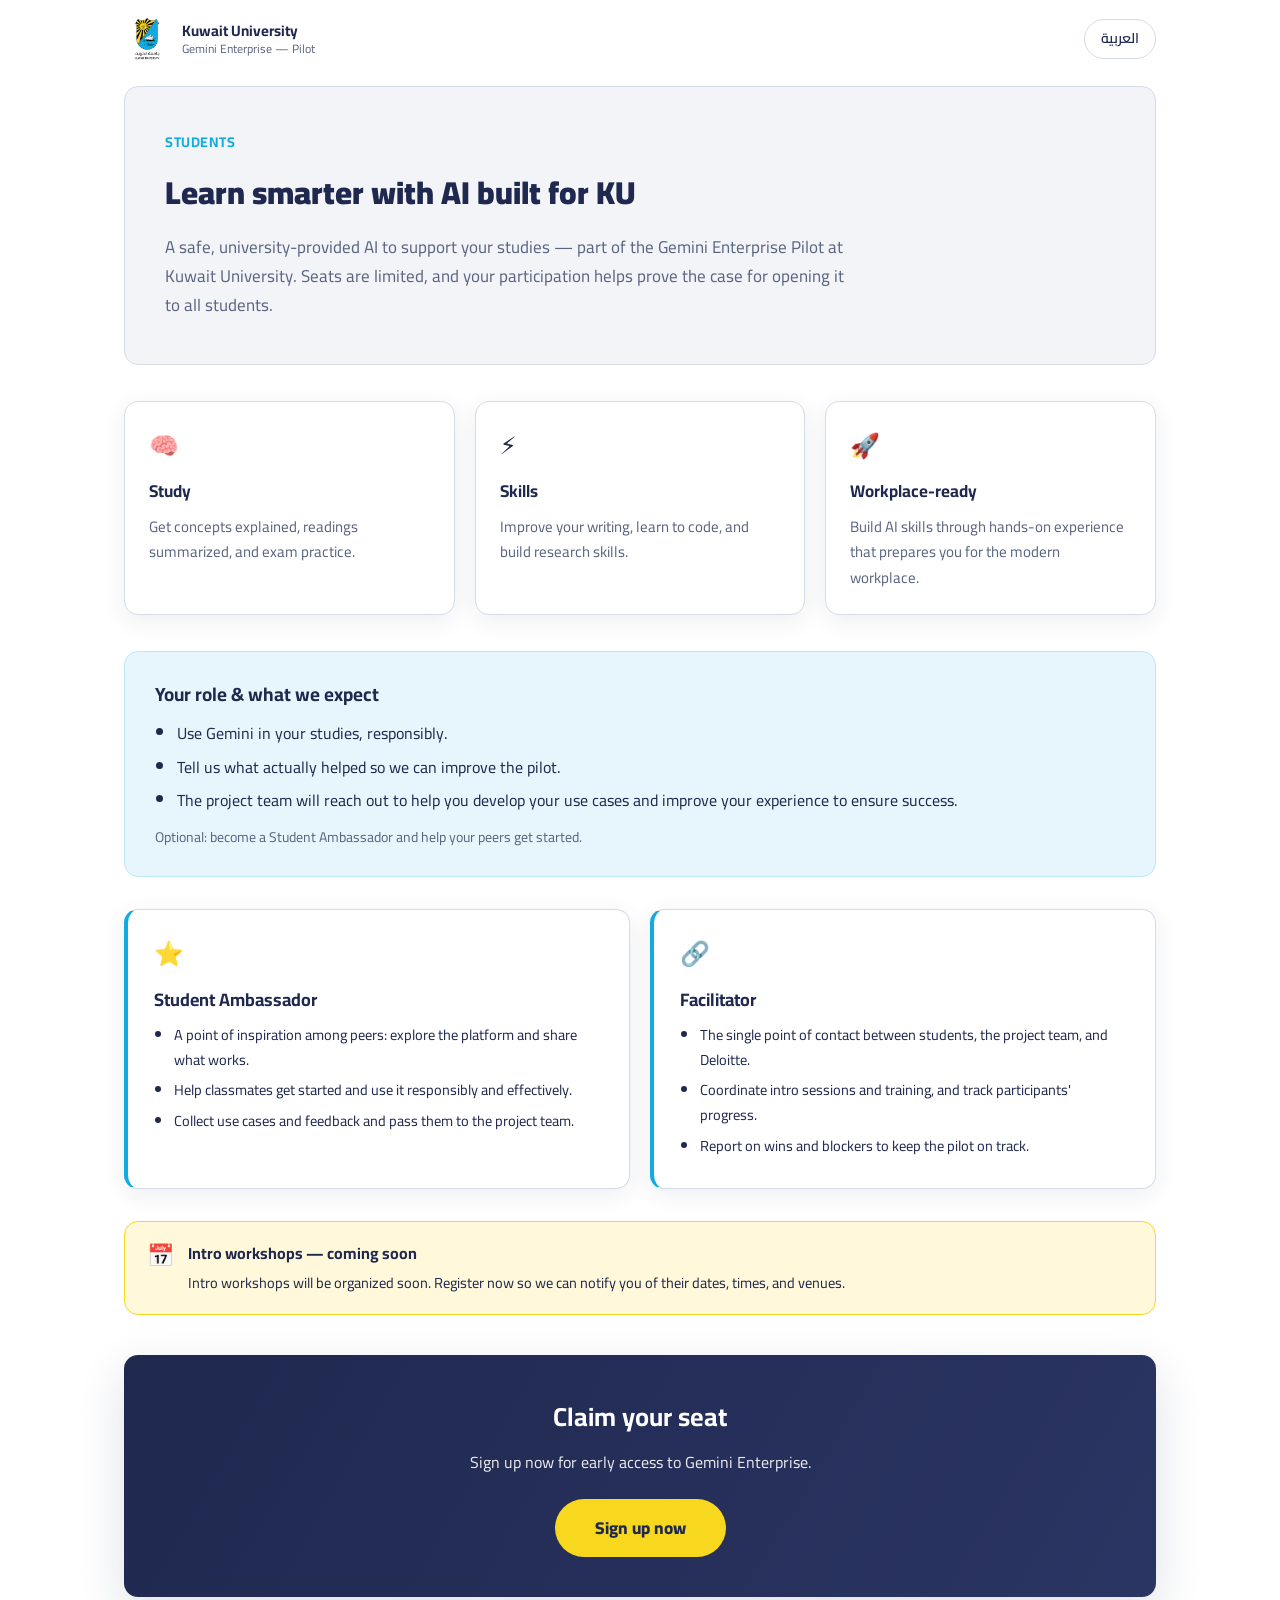
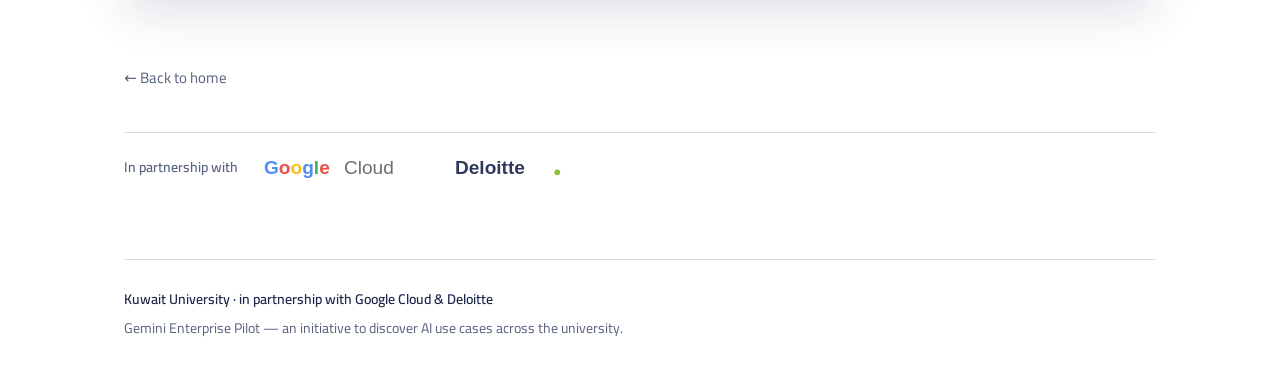
<file: en/students.html>
<!DOCTYPE html>
<html lang="en" dir="ltr">
  <head>
    <meta charset="utf-8" />
    <meta name="viewport" content="width=device-width, initial-scale=1" />
    <title>Students — Gemini Enterprise · Kuwait University</title>
    <meta name="description" content="Learn smarter with AI built for KU. Join the Gemini Enterprise Pilot at Kuwait University." />
    <link rel="icon" href="../assets/ku-logo.png" />
    <link rel="stylesheet" href="../assets/style.css" />
    <script src="../assets/forms.js" defer></script>
  </head>
  <body>
    <div class="wrap">
      <div class="topbar">
        <div class="brand">
          <img src="../assets/ku-logo.png" alt="Kuwait University logo" />
          <div class="brand-text">
            Kuwait University
            <small>Gemini Enterprise — Pilot</small>
          </div>
        </div>
        <a class="lang-toggle" href="../students.html">العربية</a>
      </div>

      <section class="persona-hero">
        <div class="eyebrow">STUDENTS</div>
        <h1>Learn smarter with AI built for KU</h1>
        <p>
          A safe, university-provided AI to support your studies — part of the
          Gemini Enterprise Pilot at Kuwait University. Seats are limited, and your
          participation helps prove the case for opening it to all students.
        </p>
      </section>

      <div class="benefits">
        <div class="benefit">
          <div class="b-icon">🧠</div>
          <h4>Study</h4>
          <p>Get concepts explained, readings summarized, and exam practice.</p>
        </div>
        <div class="benefit">
          <div class="b-icon">⚡</div>
          <h4>Skills</h4>
          <p>Improve your writing, learn to code, and build research skills.</p>
        </div>
        <div class="benefit">
          <div class="b-icon">🚀</div>
          <h4>Workplace-ready</h4>
          <p>Build AI skills through hands-on experience that prepares you for the modern workplace.</p>
        </div>
      </div>

      <div class="role-box">
        <h3>Your role &amp; what we expect</h3>
        <ul>
          <li>Use Gemini in your studies, responsibly.</li>
          <li>Tell us what actually helped so we can improve the pilot.</li>
          <li>The project team will reach out to help you develop your use cases and improve your experience to ensure success.</li>
        </ul>
        <div class="opt">Optional: become a Student Ambassador and help your peers get started.</div>
      </div>

      <div class="roles">
        <div class="role-card">
          <div class="rc-icon">⭐</div>
          <h4>Student Ambassador</h4>
          <ul>
            <li>A point of inspiration among peers: explore the platform and share what works.</li>
            <li>Help classmates get started and use it responsibly and effectively.</li>
            <li>Collect use cases and feedback and pass them to the project team.</li>
          </ul>
        </div>
        <div class="role-card">
          <div class="rc-icon">🔗</div>
          <h4>Facilitator</h4>
          <ul>
            <li>The single point of contact between students, the project team, and Deloitte.</li>
            <li>Coordinate intro sessions and training, and track participants' progress.</li>
            <li>Report on wins and blockers to keep the pilot on track.</li>
          </ul>
        </div>
      </div>

      <div class="workshop-note">
        <div class="wn-icon">📅</div>
        <div>
          <h4>Intro workshops — coming soon</h4>
          <p>Intro workshops will be organized soon. Register now so we can notify you of their dates, times, and venues.</p>
        </div>
      </div>

      <div class="cta-band">
        <h2>Claim your seat</h2>
        <p>Sign up now for early access to Gemini Enterprise.</p>
        <a class="btn" data-form="students">Sign up now</a>
      </div>

      <a class="backlink" href="index.html">← Back to home</a>

      <footer>
        <div class="partners">Kuwait University · in partnership with Google Cloud &amp; Deloitte</div>
        Gemini Enterprise Pilot — an initiative to discover AI use cases across the university.
      </footer>
    </div>
  </body>
</html>
</file>
<file: assets/style.css>
/* Gemini Enterprise Pilot at Kuwait University — campaign sites
   KU palette: Sky #11ABE2 · Navy #1F284E · Gold #F7D81F
   One stylesheet drives both RTL (ar) and LTR (en) via CSS logical properties. */

@import url("https://fonts.googleapis.com/css2?family=Cairo:wght@300;400;600;700;900&display=swap");

:root {
  --ku-sky: #11abe2;
  --ku-navy: #1f284e;
  --ku-gold: #f7d81f;
  --ku-sky-soft: #e6f6fc;
  --ku-navy-soft: #f2f4f8;
  --ku-text: #1f284e;
  --ku-muted: #5a6480;
  --ku-border: #d5dce8;
  --ku-bg: #ffffff;
  --ku-bg-alt: #fafbfd;
  --radius: 14px;
  --shadow: 0 6px 24px rgba(31, 40, 78, 0.08);
  --shadow-lg: 0 16px 48px rgba(31, 40, 78, 0.14);
}

* {
  box-sizing: border-box;
}

html,
body {
  margin: 0;
  padding: 0;
}

body {
  background: var(--ku-bg);
  color: var(--ku-text);
  font-family:
    "Cairo",
    -apple-system,
    BlinkMacSystemFont,
    "Segoe UI",
    system-ui,
    sans-serif;
  font-size: 16px;
  line-height: 1.7;
  -webkit-font-smoothing: antialiased;
  text-rendering: optimizeLegibility;
}

a {
  color: var(--ku-sky);
  text-decoration: none;
}
a:hover {
  text-decoration: underline;
}

.wrap {
  max-width: 1080px;
  margin: 0 auto;
  padding-inline: 24px;
}

/* ---------- Top bar ---------- */
.topbar {
  display: flex;
  align-items: center;
  justify-content: space-between;
  padding-block: 16px;
  gap: 16px;
}
.brand {
  display: flex;
  align-items: center;
  gap: 12px;
}
.brand img {
  width: 46px;
  height: 46px;
  object-fit: contain;
}
.brand .brand-text {
  font-weight: 700;
  color: var(--ku-navy);
  font-size: 15px;
  line-height: 1.3;
}
.brand .brand-text small {
  display: block;
  color: var(--ku-muted);
  font-weight: 400;
  font-size: 12px;
}

.lang-toggle {
  border: 1px solid var(--ku-border);
  background: #fff;
  color: var(--ku-navy);
  border-radius: 999px;
  padding: 7px 16px;
  font-family: inherit;
  font-size: 14px;
  font-weight: 600;
  cursor: pointer;
  transition: all 0.15s;
}
.lang-toggle:hover {
  background: var(--ku-navy);
  color: #fff;
  text-decoration: none;
}

/* ---------- Hero ---------- */
.hero {
  background: linear-gradient(
    135deg,
    var(--ku-navy) 0%,
    #2b3563 60%,
    var(--ku-sky) 140%
  );
  color: #fff;
  border-radius: var(--radius);
  padding: 56px 48px;
  margin-top: 8px;
  box-shadow: var(--shadow-lg);
  position: relative;
  overflow: hidden;
}
.hero::after {
  content: "";
  position: absolute;
  inset-inline-end: -80px;
  inset-block-start: -80px;
  width: 320px;
  height: 320px;
  border-radius: 50%;
  background: radial-gradient(
    circle,
    rgba(247, 216, 31, 0.18),
    transparent 70%
  );
}
.hero .pill {
  display: inline-block;
  background: rgba(255, 255, 255, 0.14);
  border: 1px solid rgba(255, 255, 255, 0.25);
  color: #fff;
  border-radius: 999px;
  padding: 6px 16px;
  font-size: 13px;
  font-weight: 600;
  margin-bottom: 18px;
}
.hero h1 {
  font-size: 38px;
  line-height: 1.25;
  font-weight: 900;
  margin: 0 0 16px;
  max-width: 720px;
}
.hero p {
  font-size: 18px;
  color: rgba(255, 255, 255, 0.92);
  margin: 0 0 8px;
  max-width: 680px;
}
.hero .seats {
  margin-top: 20px;
  display: inline-flex;
  align-items: center;
  gap: 10px;
  background: var(--ku-gold);
  color: var(--ku-navy);
  font-weight: 700;
  padding: 10px 18px;
  border-radius: 999px;
  font-size: 15px;
}

/* ---------- Persona cards (landing) ---------- */
.section-title {
  font-size: 24px;
  font-weight: 700;
  color: var(--ku-navy);
  margin: 48px 0 8px;
}
.section-sub {
  color: var(--ku-muted);
  margin: 0 0 28px;
  font-size: 16px;
}

.cards {
  display: grid;
  grid-template-columns: repeat(3, 1fr);
  gap: 22px;
}
.card {
  background: #fff;
  border: 1px solid var(--ku-border);
  border-radius: var(--radius);
  padding: 30px 26px;
  box-shadow: var(--shadow);
  transition:
    transform 0.18s,
    box-shadow 0.18s;
  display: flex;
  flex-direction: column;
}
.card:hover {
  transform: translateY(-4px);
  box-shadow: var(--shadow-lg);
  text-decoration: none;
}
.card .icon {
  width: 54px;
  height: 54px;
  border-radius: 14px;
  display: grid;
  place-items: center;
  font-size: 26px;
  margin-bottom: 16px;
  background: var(--ku-sky-soft);
}
.card h3 {
  color: var(--ku-navy);
  font-size: 20px;
  margin: 0 0 8px;
  font-weight: 700;
}
.card p {
  color: var(--ku-muted);
  margin: 0 0 18px;
  font-size: 15px;
  flex: 1;
}
.card .go {
  color: var(--ku-sky);
  font-weight: 700;
  font-size: 15px;
}

/* ---------- Persona page ---------- */
.persona-hero {
  background: var(--ku-navy-soft);
  border-radius: var(--radius);
  padding: 44px 40px;
  margin-top: 8px;
  border: 1px solid var(--ku-border);
}
.persona-hero .eyebrow {
  color: var(--ku-sky);
  font-weight: 700;
  font-size: 14px;
  letter-spacing: 0.5px;
  margin-bottom: 10px;
}
.persona-hero h1 {
  color: var(--ku-navy);
  font-size: 32px;
  font-weight: 900;
  margin: 0 0 14px;
}
.persona-hero p {
  color: var(--ku-muted);
  font-size: 17px;
  margin: 0;
  max-width: 680px;
}

.benefits {
  display: grid;
  grid-template-columns: repeat(3, 1fr);
  gap: 20px;
  margin: 36px 0;
}
.benefit {
  background: #fff;
  border: 1px solid var(--ku-border);
  border-radius: var(--radius);
  padding: 24px;
  box-shadow: var(--shadow);
}
.benefit .b-icon {
  font-size: 24px;
  margin-bottom: 10px;
}
.benefit h4 {
  color: var(--ku-navy);
  margin: 0 0 8px;
  font-size: 17px;
}
.benefit p {
  color: var(--ku-muted);
  margin: 0;
  font-size: 15px;
}

.role-box {
  background: var(--ku-sky-soft);
  border: 1px solid #bce8f7;
  border-radius: var(--radius);
  padding: 26px 30px;
  margin: 32px 0;
}
.role-box h3 {
  color: var(--ku-navy);
  margin: 0 0 10px;
  font-size: 19px;
}
.role-box ul {
  margin: 0;
  padding-inline-start: 22px;
  color: var(--ku-text);
}
.role-box li {
  margin-bottom: 6px;
}
.role-box .opt {
  color: var(--ku-muted);
  font-size: 14px;
  margin-top: 12px;
}

/* ---------- Role expectation cards (Champion / Facilitator) ---------- */
.roles {
  display: grid;
  grid-template-columns: repeat(2, 1fr);
  gap: 20px;
  margin: 32px 0;
}
.roles.single {
  grid-template-columns: 1fr;
}
.role-card {
  background: #fff;
  border: 1px solid var(--ku-border);
  border-inline-start: 4px solid var(--ku-sky);
  border-radius: var(--radius);
  padding: 24px 26px;
  box-shadow: var(--shadow);
}
.role-card .rc-icon {
  font-size: 24px;
  margin-bottom: 10px;
}
.role-card h4 {
  color: var(--ku-navy);
  margin: 0 0 8px;
  font-size: 18px;
}
.role-card .rc-tag {
  color: var(--ku-muted);
  font-weight: 400;
  font-size: 14px;
}
.role-card ul {
  margin: 0;
  padding-inline-start: 20px;
  color: var(--ku-text);
}
.role-card li {
  margin-bottom: 6px;
  font-size: 14.5px;
}

/* ---------- Workshop notice ---------- */
.workshop-note {
  display: flex;
  align-items: flex-start;
  gap: 14px;
  background: #fff8da;
  border: 1px solid var(--ku-gold);
  border-radius: var(--radius);
  padding: 18px 22px;
  margin: 28px 0;
}
.workshop-note .wn-icon {
  font-size: 22px;
  line-height: 1.4;
}
.workshop-note h4 {
  margin: 0 0 4px;
  color: var(--ku-navy);
  font-size: 16px;
}
.workshop-note p {
  margin: 0;
  color: var(--ku-text);
  font-size: 14.5px;
}

/* ---------- CTA ---------- */
.cta-band {
  background: linear-gradient(120deg, var(--ku-navy), #2b3563);
  color: #fff;
  border-radius: var(--radius);
  padding: 40px;
  text-align: center;
  margin: 40px 0;
  box-shadow: var(--shadow-lg);
}
.cta-band h2 {
  font-size: 26px;
  margin: 0 0 10px;
}
.cta-band p {
  color: rgba(255, 255, 255, 0.9);
  margin: 0 0 22px;
}
.btn {
  display: inline-block;
  background: var(--ku-gold);
  color: var(--ku-navy);
  font-weight: 800;
  font-size: 17px;
  padding: 15px 40px;
  border-radius: 999px;
  transition:
    transform 0.15s,
    box-shadow 0.15s;
}
.btn:hover {
  transform: translateY(-2px);
  box-shadow: 0 10px 28px rgba(247, 216, 31, 0.4);
  text-decoration: none;
}
.btn.secondary {
  background: #fff;
  color: var(--ku-navy);
}
.cta-links {
  display: flex;
  flex-wrap: wrap;
  gap: 12px;
  justify-content: center;
}
.cta-links .btn {
  padding: 13px 28px;
  font-size: 16px;
}

.backlink {
  display: inline-block;
  margin: 28px 0 0;
  color: var(--ku-muted);
  font-size: 15px;
}

/* ---------- Partners strip ---------- */
.partner-logos {
  display: flex;
  align-items: center;
  gap: 26px;
  flex-wrap: wrap;
  padding: 22px 0;
  margin-top: 40px;
  border-top: 1px solid var(--ku-border);
}
.partner-logos .pl-label {
  color: var(--ku-muted);
  font-size: 14px;
  font-weight: 600;
}
.partner-logos img {
  height: 26px;
  width: auto;
  opacity: 0.92;
}

/* ---------- Footer ---------- */
footer {
  border-top: 1px solid var(--ku-border);
  margin-top: 56px;
  padding-block: 28px 40px;
  color: var(--ku-muted);
  font-size: 14px;
}
footer .partners {
  color: var(--ku-navy);
  font-weight: 600;
  margin-bottom: 6px;
}

/* ---------- Responsive ---------- */
@media (max-width: 860px) {
  .cards,
  .benefits,
  .roles {
    grid-template-columns: 1fr;
  }
  .hero {
    padding: 40px 28px;
  }
  .hero h1 {
    font-size: 30px;
  }
  .persona-hero {
    padding: 32px 24px;
  }
}
</file>
